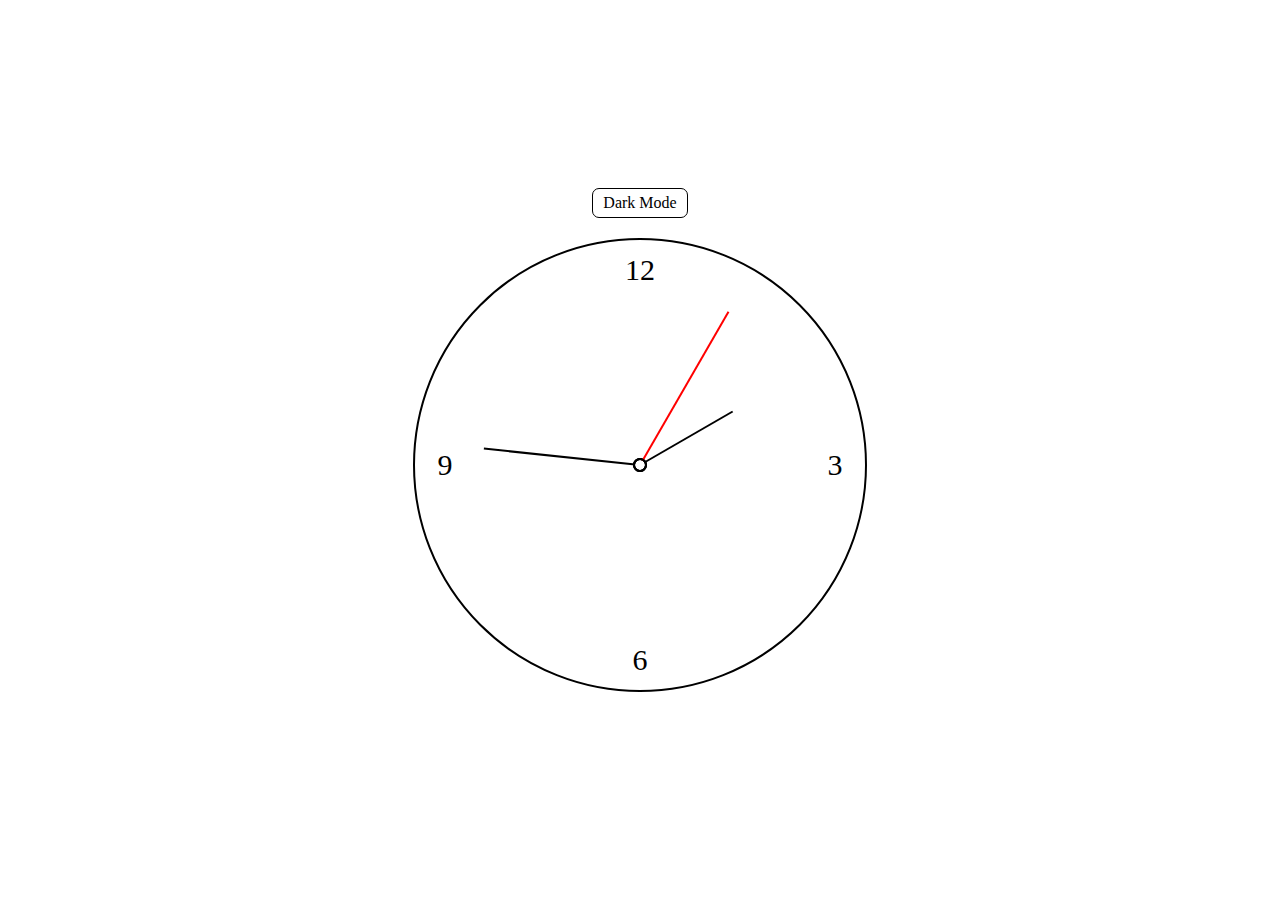
<file: index.html>
<!DOCTYPE html>
<html lang="en">
<head>
    <meta charset="UTF-8">
    <meta name="viewport" content="width=device-width, initial-scale=1.0">
    <title>clock</title>
    <link rel="stylesheet" href="clock.css">
</head>
<body>
    <div id="btnModeSwitcher" onclick="changeMode()">
        <p>Dark Mode</p>
    </div>
    <div id="clockRightToLeft">
        <div class="clocknum">
            <p>9</p>
        </div>
        <div id="clockBottomToTop">
            <div id="numTop" class="clocknum">
                <p>12</p>
            </div>
            <div id="mainDivClock">
                <div class="clockCenter" id="clockMinute">
                    <div  class="pointer"></div>
                </div>
                <div class="clockCenter" id="clockSeconds">
                    <div class="pointer" id="secondPointer"></div>
        
                </div>
                <div class="clockCenter" id="clockHour">
                    <div class="pointer"></div>
                </div>
            </div>
            <div class="clocknum">
                <p>6</p>
            </div>
        </div>

        <div class="clocknum">
            <p>3</p>
        </div>
    </div>
    <div id="backgroundColorTransition" class="closed"></div>

    <script src="clock.js"></script>
</body>
</html>
</file>
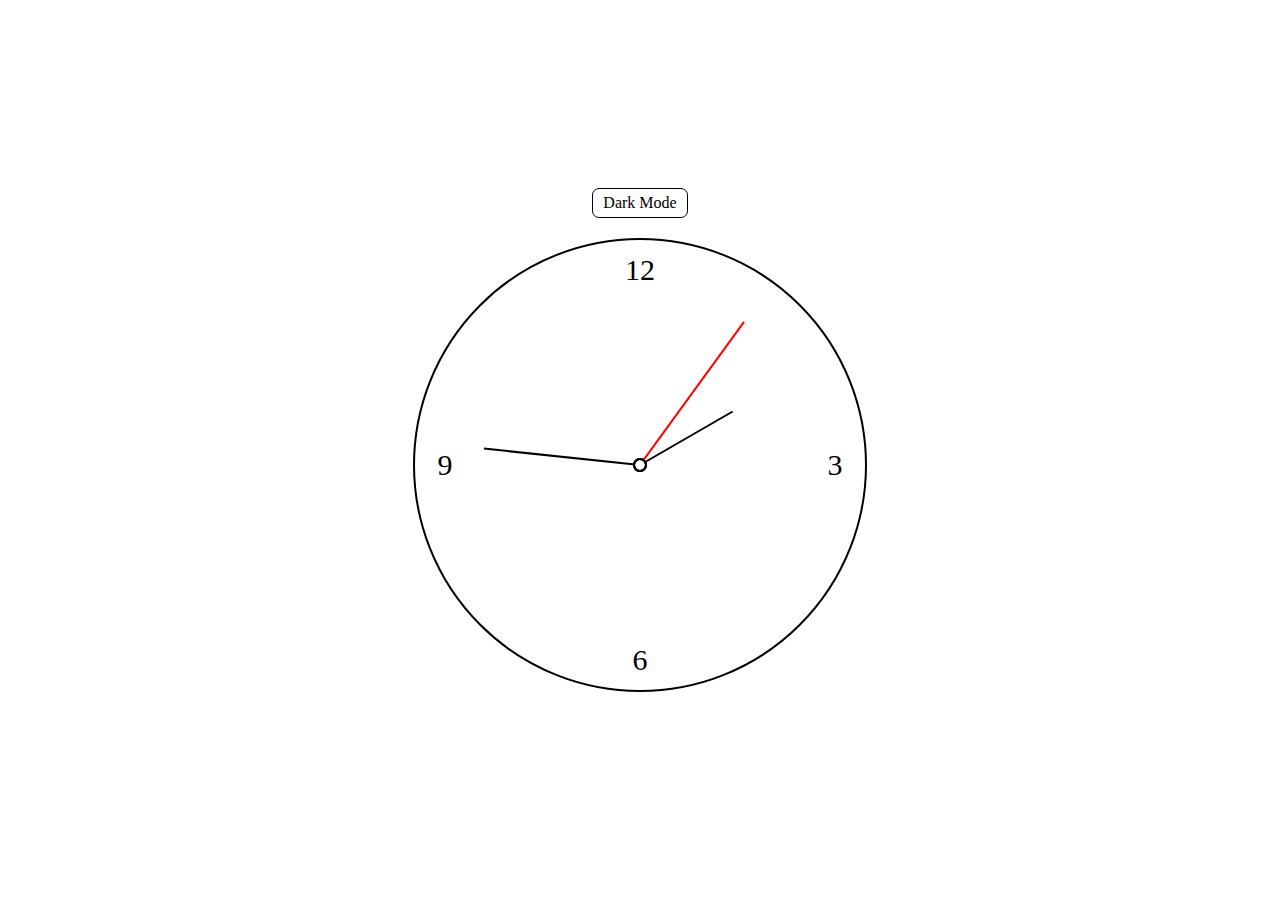
<file: clock.html>
<!DOCTYPE html>
<html lang="en">
<head>
    <meta charset="UTF-8">
    <meta name="viewport" content="width=device-width, initial-scale=1.0">
    <title>clock</title>
    <link rel="stylesheet" href="clock.css">
</head>
<body>
    <div id="btnModeSwitcher" onclick="changeMode()">
        <p>Dark Mode</p>
    </div>
    <div id="clockRightToLeft">
        <div class="clocknum">
            <p>9</p>
        </div>
        <div id="clockBottomToTop">
            <div id="numTop" class="clocknum">
                <p>12</p>
            </div>
            <div id="mainDivClock">
                <div class="clockCenter" id="clockMinute">
                    <div  class="pointer"></div>
                </div>
                <div class="clockCenter" id="clockSeconds">
                    <div class="pointer" id="secondPointer"></div>
        
                </div>
                <div class="clockCenter" id="clockHour">
                    <div class="pointer"></div>
                </div>
            </div>
            <div class="clocknum">
                <p>6</p>
            </div>
        </div>

        <div class="clocknum">
            <p>3</p>
        </div>
    </div>
    <div id="backgroundColorTransition" class="closed"></div>

    <script src="clock.js"></script>
</body>
</html>
</file>
<file: clock.css>
.darkMode{
    border-color: whitesmoke;
    color: whitesmoke;
}
.clocknum{
   display: flex;
   align-items: center;
   justify-content: center;
   width: 50px; 
   height: 50px;
   font-family: 'Georgia', serif;
   font-size: 30px;
   margin: 0;

}
body{
    margin: 0;
    padding: 0;
    display: flex;
    justify-content: center;
    align-items: center;
    flex-direction: column;
    height: 100Vh;
    overflow: hidden;
}
#clockBottomToTop{
    display: flex;
    flex-direction: column;
    align-items: center;
    justify-content: center;
}
#clockRightToLeft{
    display: flex;
    flex-direction: row;
    align-items: center;
    justify-content: center;
    border: 2px solid black;
    border-radius: 800px;
    width: 450px;
    height: 450px;
    margin: 20px;
}
#mainDivClock{
    display: flex;
    align-items: center;
    justify-content: center;
    position: relative;
    padding: 10px;
    margin: 160px;
}
.pointer{
    position: absolute;
    border: 1px solid black;
    width: 150px;
    margin: 10px;
}
.clockCenter{
    position: absolute; 
    display: flex;
    align-items: center;
    width: 10px;
    height: 10px;
    border: 2px solid black;
    border-radius: 10px;
    transition: transform 0.5s;
}
#clockSeconds .pointer {
    border-color: red;
    width: 170px;
}
#clockHour .pointer{
    width: 100px;
}
#btnModeSwitcher{
    border: 1px solid black;
    padding: 5px 10px;
    border-radius: 7px;
}
#btnModeSwitcher p{
    margin: 0;
}

#backgroundColorTransition{
    position: absolute;
    bottom: 0;
    background-color: black;
    border-radius: 1000px 1000px 0 0;
    transition: width 1s, height 1s;
    z-index: -1;
}
.closed{
    width: 0;
    height: 0;
    visibility: hidden;
}
.open{
    width: 150vw;
    height: 150vh;
    visibility: visible;
}
</file>
